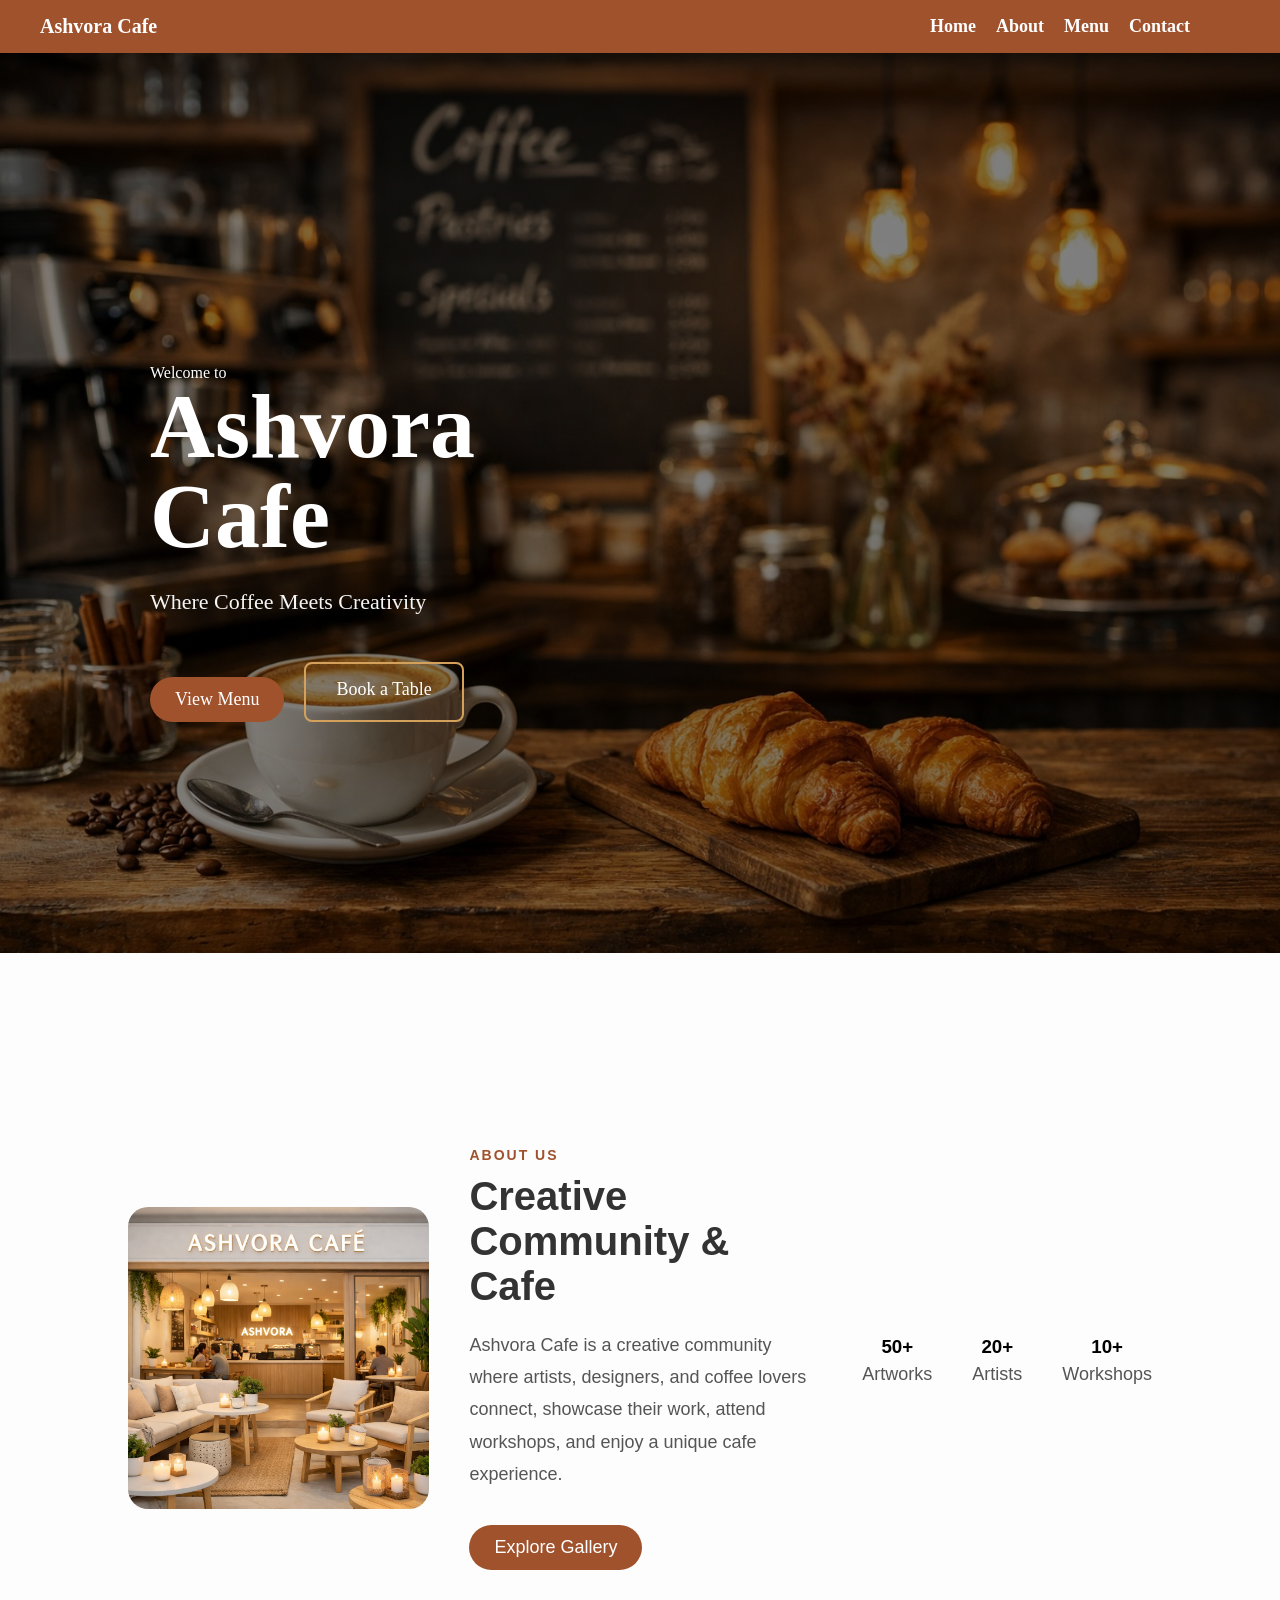
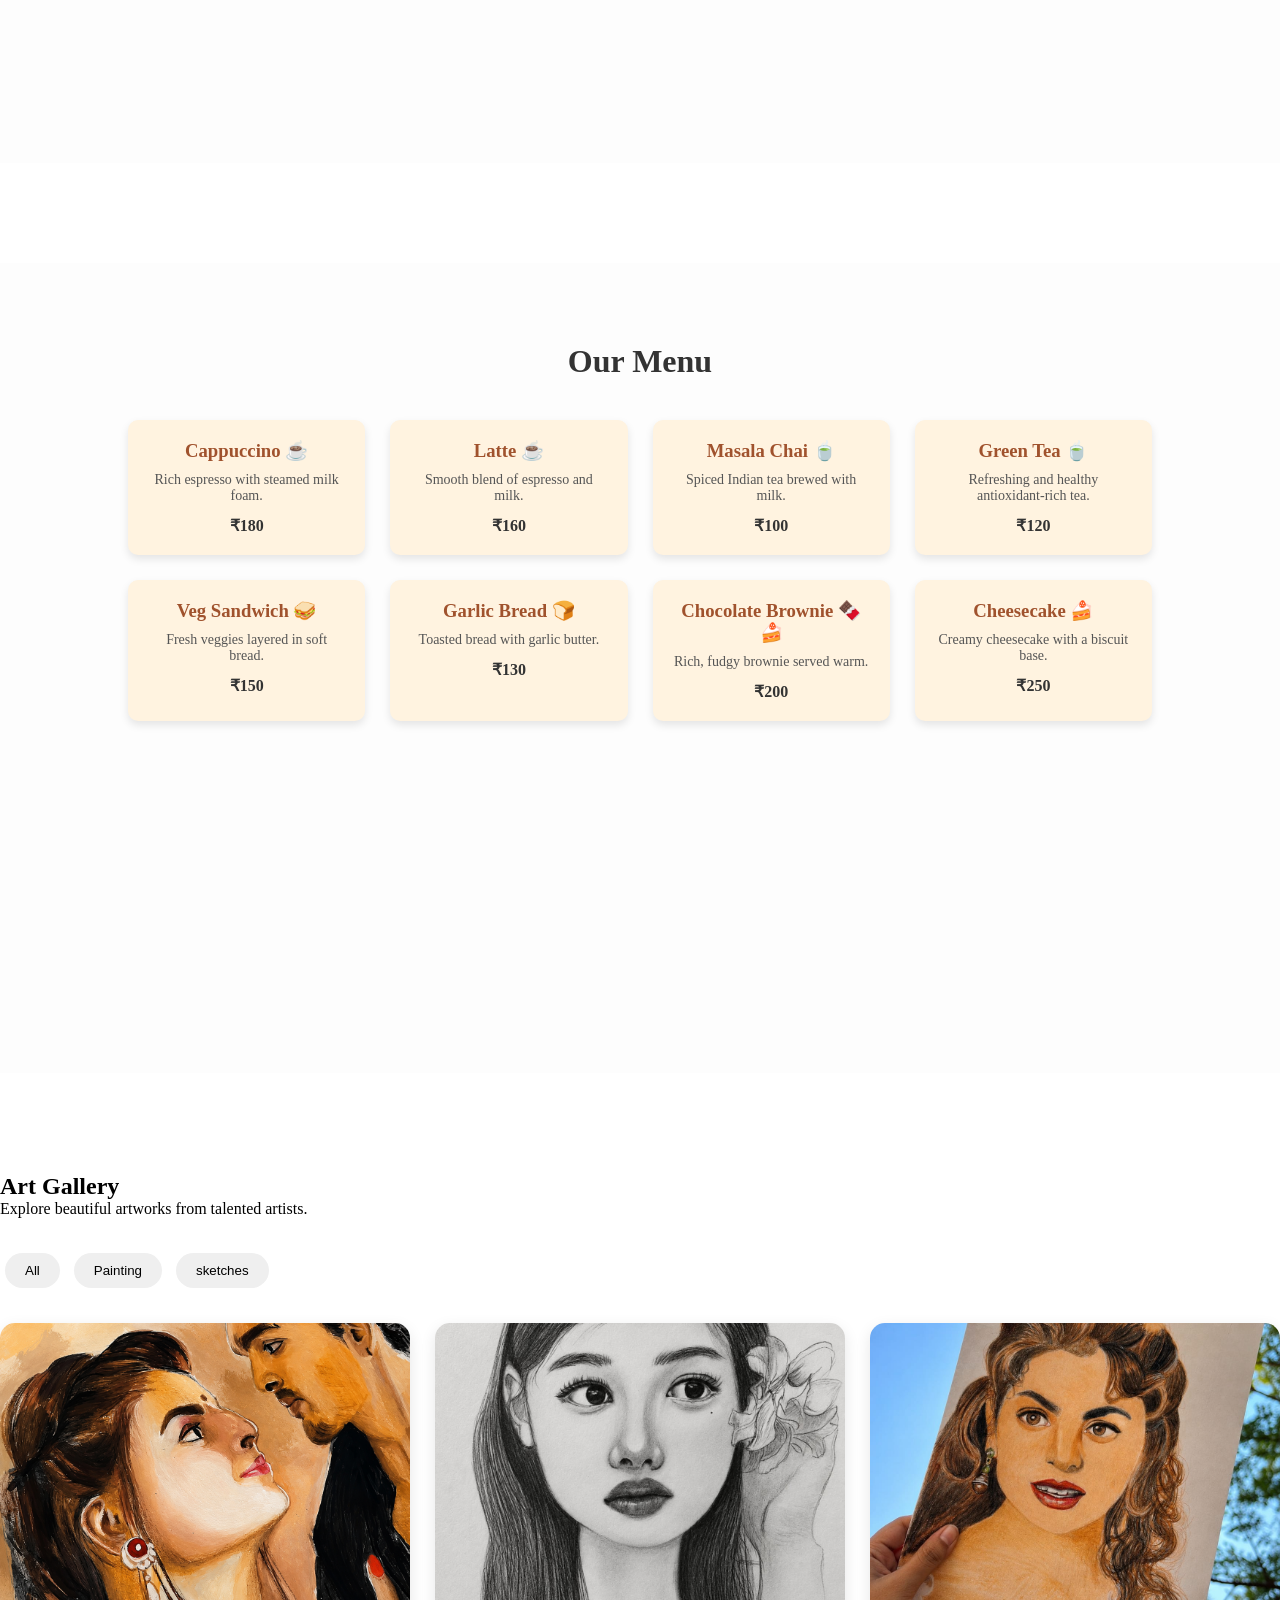
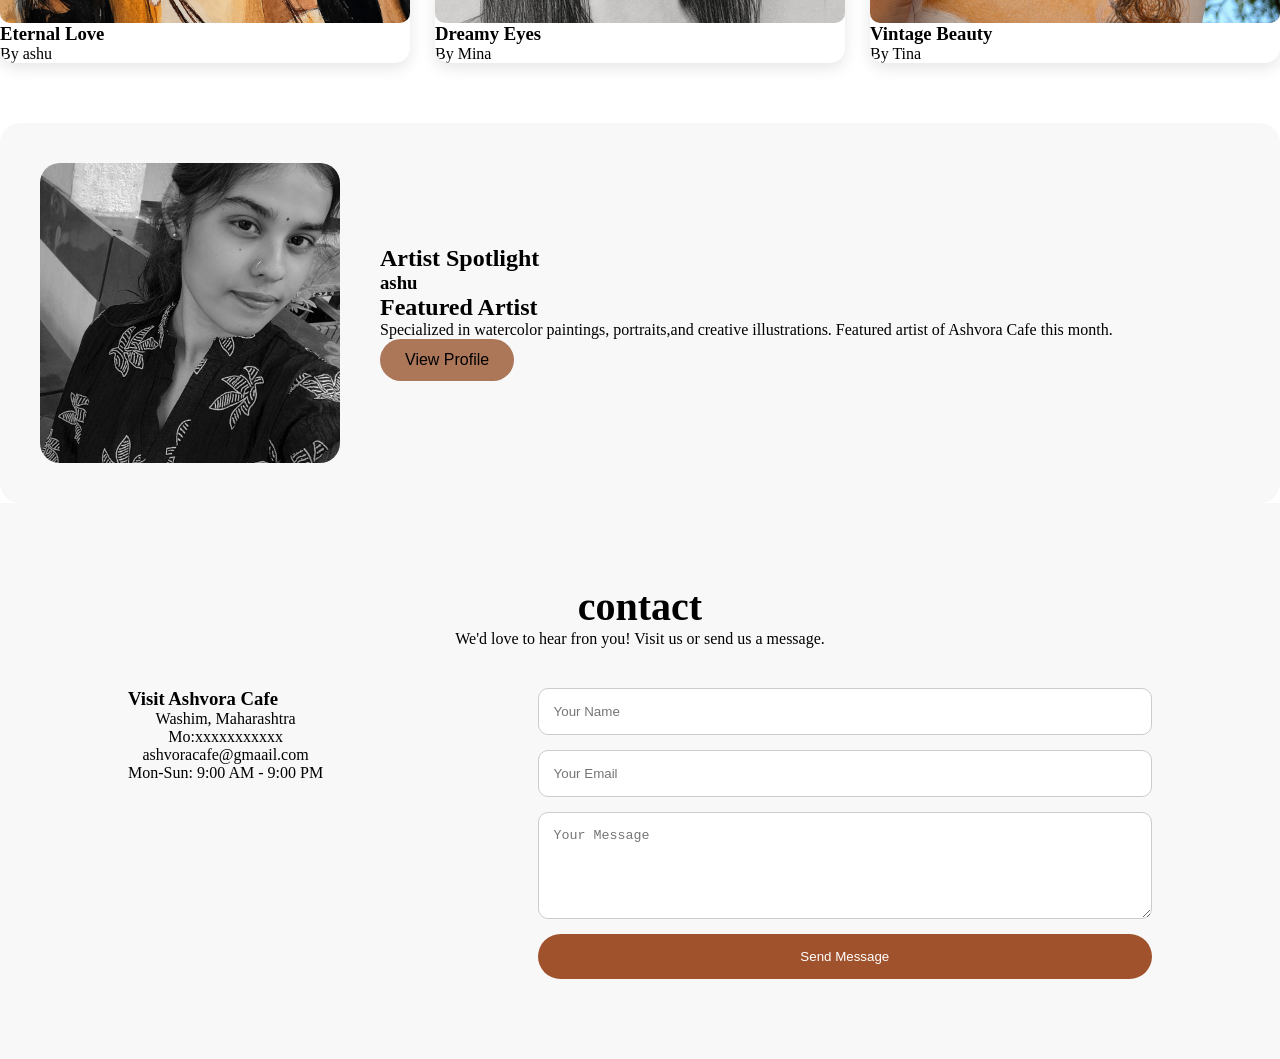
<file: index.html>
<!DOCTYPE html>
 <html lang="en">
 <head>
    <meta charset="UTF-8">
    <meta name="viewport" content="width=device-width, initial-scale=1.0">
    <title>Ashvora Cafe and Artist Platform</title>
    <link rel="stylesheet" href="style.css">

 </head>
 <body>
    <nav class="navbar">
        <div class="logo">Ashvora Cafe</div>
        <ul class="nav-links">
            <li><a href="index.html">Home</a></li>
            <li><a href="#about">About</a></li>
            <li><a href="#menu">Menu</a></li>
            <li><a href="#contact">Contact</a></li>
        </ul>
    </nav>
    <section class="hero">
        <div class="overlay"></div>

        <div class="hero-content">
            <p class="Welcome">Welcome to</p>

            <h1>
                Ashvora</br>
                Cafe
            </h1>

            <p class="hero-desc">
              Where Coffee Meets Creativity
    
            </p>
            <div class="hero-buttons">
            <a href="#menu" class="btn">View Menu</a>
            <a href="#contact" class="btn-outline">Book a Table</a> 
        </div>
        </div>
    </section>
 </body>
 </html>
 <section id="about" class="about-section">
    
  <div class="about-container">
    
    <div class="about-image">
      <img src="interior1.jpg" alt="Ashvora Cafe">
    </div>

    <div class="about-content">
      <small class="about-subheading">About Us</small>
      <h2 class="about-heading">Creative Community & Cafe </h2>
      <p class="about-description"> Ashvora Cafe is a creative community where artists, 
        designers, and coffee lovers connect, showcase their work, attend workshops, 
        and enjoy a unique cafe experience.
      </p>
      
        <a href="#gallery" class="btn">Explore Gallery</a>
        
      </div>
      <div class="about-stats">
        <div>
          <h3>50+</h3>
          <p>Artworks</p>
        </div>

        <div>
          <h3>20+</h3>
          <p>Artists</p>
        </div>

        <div>
          <h3>10+</h3>
          <p>Workshops</p>
        </div>
      </div>
    </section>

      
  </div>
</section>
</section>


<section id="menu" class="menu-section">
  <h2 class="menu-heading">Our Menu</h2>
  <div class="menu-grid">
    
    <div class="menu-card">
      <h3>Cappuccino ☕ </h3>
      <p>Rich espresso with steamed milk foam.</p>
      <span class="price">₹180</span>
    </div>
    <div class="menu-card">
      <h3>Latte ☕ </h3>
      <p>Smooth blend of espresso and milk.</p>
      <span class="price">₹160</span>
    </div>

    
    <div class="menu-card">
      <h3>Masala Chai 🍵

</h3>
      <p>Spiced Indian tea brewed with milk.</p>
      <span class="price">₹100</span>
    </div>
    <div class="menu-card">
      <h3>Green Tea 🍵</h3>
      <p>Refreshing and healthy antioxidant-rich tea.</p>
      <span class="price">₹120</span>
    </div>

    
    <div class="menu-card">
      <h3>Veg Sandwich 🥪 </h3>
      <p>Fresh veggies layered in soft bread.</p>
      <span class="price">₹150</span>
    </div>
    <div class="menu-card">
      <h3>Garlic Bread 🍞 </h3>
      <p>Toasted bread with garlic butter.</p>
      <span class="price">₹130</span>
    </div>

    
    <div class="menu-card">
      <h3>Chocolate Brownie 🍫🍰 </h3>
      <p>Rich, fudgy brownie served warm.</p>
      <span class="price">₹200</span>
    </div>
    <div class="menu-card">
      <h3>Cheesecake 🍰 </h3>
      <p>Creamy cheesecake with a biscuit base.</p>
      <span class="price">₹250</span>
    </div>
  </div>
</section>

<section id="gallery">
  <div class="container">

    <h2>Art Gallery</h2>
    <p>Explore beautiful artworks from 
    talented artists.</p>
    <div class="filter-buttons">
      <button>All</button>
      <button>Painting</button>
      <button>sketches</button>

    </div>
    <div class="gallery-grid">

      <div class="gallery-card">
        <img src="Art1.jpg.png" alt="Artwork">

        <h3>Eternal Love</h3>
        <p>By ashu</p>
       </div>
       
       
       <div class="gallery-card">
        <img src="Art2.jpg" alt="Artwork">

        <h3>Dreamy Eyes</h3>
        <p>By Mina</p>
       </div>

       <div class="gallery-card">
        <img src="Art3.jpeg" alt="Artwork">

         <h3>Vintage Beauty</h3>
         <p>By Tina</p>
      </div>
    </section>

      <section class="artist-spotlight">
        <img src="artist1.jpg" alt="Artist">

        <div>
    
          <h2>Artist Spotlight</h2>
          <h3>ashu</h3>

          <h2 class="spotlight-title">Featured Artist</h2>

          <p>Specialized in watercolor paintings,
            portraits,and creative illustrations.
            Featured artist of Ashvora Cafe this month.
          </p>
          <button class="artist-btn">View Profile</button>
        </div>
      </section>
       </div>
    </div>
  </div>
</section>
</div>

</section>
<section id="contact" class="contact">
  <h2>contact</h2>
  <p>We'd love to hear fron you! Visit us or send us a message. </p>

  <div class="contact-container">
    <div claa="contact-info">
      <h3>Visit Ashvora Cafe</h3>

      <p> Washim, Maharashtra</p>
      <p>Mo:xxxxxxxxxxx</p>
      <p>ashvoracafe@gmaail.com</p>
      <p>Mon-Sun: 9:00 AM - 9:00 PM</p>
    </div>

    <form class="contact-form">
      <input type="text" placeholder="Your Name" required>
      <input type="email" placeholder="Your Email" required>
      <textarea rows="5" placeholder="Your Message"></textarea>
      <button type="sumbit">Send Message</button>
    </form>
  </div>
</section>
</file>
<file: style.css>
* {
    margin: 0;
    padding: 0;
    box-sizing: border-box;
}

.hero {
    position: relative;
    height: 100vh;
    background: linear-gradient(rgba(0, 0, 0, 0.5), rgba(0, 0, 0, 0.5)), url('caffee1.jpg');
    background-size: cover;
    background-position: center;
    background-repeat: no-repeat;

    display: flex;
    align-items: center;
    justify-content: flex-start;
}

.hero-content {
    padding-top: 80px;
    max-width: 600px;
    margin-left: 150px;
    color: #fff;
}

.welcome {
    color: #d4a15d;
    font-size: 28px;
    font-style: italic;
    letter-spacing: 2px;
    margin-bottom: 10px;
}


@media (max-width: 768px) {
    .hero {
        min-height: 100vh;
    }
    .hero-content {
        width: 90%;
    }
    .hero-content h1 {
        font-size: 3.5rem;
        line-height: 1.1;
    }
    .hero-content p {
        font-size: 1rem;
        line-height: 1.8;
    }
    .hero-buttons {
        flex-direction: column;
        gap: 10px;
    }
}

.hero-content h1 {
    font-size: 90px; 
    line-height: 1;
    margin-bottom: 20px;
    font-weight: 700;
}

.hero-desc {
    font-size: 22px;
    color: #f5f5f5;
    margin-bottom: 40px;
    line-height: 1.8;
}

.hero-buttons {
    display: flex;
    gap: 20px;
}

.btn {
    background-color: #d4a15d;
    color: #fff;
    padding: 15px 30px;
    text-decoration: none;
    font-size: 18px;
    border-radius: 8px;
    transition: background-color 0.3s ease, transform 0.3s ease;
}

.btn:hover {
    transform: translateY(-3px);
}

.btn-outline {
    border: 2px solid #d4a15d;   
    color: #fff;
    text-decoration: none;
    padding: 15px 30px;
    border-radius: 8px;       
    font-size: 18px;
    transition: border-color 0.3s ease;
}

.btn-outline:hover {
    border-color: #fff;          
}


.navbar {
    position: absolute;
    top: 0;
    left: 0;
    width: 100%;

    display: flex;
    justify-content: space-between; 
    align-items: center;
    z-index: 100;
    padding: 10px 20px;
    box-sizing: border-box;
}

.logo {
    color: #fff;
    font-size: 20px;
    font-weight: bold;
}

.nav-links {
    margin-right: 50px;
    display: flex;
    gap: 20px;
    list-style: none;
}

.nav-links a {
    text-decoration: none;
    color: #fff;
    font-size: 18px;
    font-weight: 500;
    transition: color 0.3s ease;
}

.nav-links a:hover {
    color: #d4a15d;
}

.about-section {
  display: flex;
  align-items: center;
  justify-content: center;
  gap:70px;
  min-height: 90vh;
  padding: 80px 10px;
  background: #fdfdfd;
  font-family: Arial, sans-serif;
  margin-bottom: 100px;

}

.about-container {
  display: flex;
  align-items: center;
  max-width: 1200px;
  margin: 0 auto;
  gap: 40px;
}

.about-image img {
  width: 450px;
  border-radius: 20px;
}

.about-content {
  max-width: 600px;
}

.about-container h2{
  font-size: 40px;
  margin-bottom: 20px;

}

.about-container p{
  max-width: 500px;
  font-size:18px;
  margin-bottom: 20px;
  line-height:1.8;
  color:#555;
}

.btn{
  display: inline-block;
  padding:12px 25px;
  background:#a0522d;
  color:white;
  text-decoration:none;
  border-radius:30px;
  margin-top:15px;
}

.about-subheading {
  font-size: 14px;
  text-transform: uppercase;
  color: #a0522d;
  font-weight: bold;
  letter-spacing: 2px;
}

.about-heading {
  font-size: 32px;
  margin: 10px 0;
  color: #333;
}

.about-description {
  font-size: 16px;
  line-height: 1.6;
  margin-bottom: 20px;
  color: #555;
}

.features {
  display: flex;
  gap: 15px;
  margin-bottom: 25px;
  flex-wrap: wrap;
}

.feature-card {
  background: #fff3e0;
  padding: 12px 18px;
  border-radius: 8px;
  font-size: 15px;
  color: #333;
  box-shadow: 0 2px 6px rgba(0,0,0,0.1);
}

.learn-btn {
  display: inline-block;
  padding: 12px 24px;
  background: #a0522d;
  color: #fff;
  text-decoration: none;
  border-radius: 6px;
  font-weight: bold;
  transition: background 0.3s ease;
}

.learn-btn:hover {
  transform: translateY(-2px);
  transition: 0.3s;
  background: #7a3e1d;
}


html {
  scroll-behavior: smooth;
}


.navbar {
  display: flex;
  justify-content: space-between;
  align-items: center;
  padding: 15px 40px;
  background: #a0522d;
  color: #fff;
  position: sticky;
  top: 0;
  z-index: 1000;
}

.nav-links {
  list-style: none;
  display: flex;
  gap: 20px;
}

.nav-links a {
  color: #fff;
  text-decoration: none;
  font-weight: bold;
  transition: color 0.3s ease;
}

.nav-links a:hover {
  color: #ffd700;
}

.menu{
  margin-top:100px;
}

.menu-section {
  min-height: 90vh;
  padding: 80px 10px;
  background: #fdfdfd;
  text-align: center;
  margin-bottom: 100px;
  margin-top: 100px;
}

.menu-heading {
  font-size: 32px;
  margin-bottom: 40px;
  color: #333;
}

.menu-grid {
  display: grid;
  grid-template-columns: repeat(auto-fit, minmax(220px, 1fr));
  gap: 25px;
  max-width: 1100px;
  margin: 0 auto;
}

.menu-card {
  background: #fff3e0;
  padding: 20px;
  border-radius: 10px;
  box-shadow: 0 4px 8px rgba(0,0,0,0.1);
  transition: transform 0.3s ease, box-shadow 0.3s ease;
}

.menu-card:hover {
  transform: translateY(-8px);
  box-shadow: 0 8px 16px rgba(0,0,0,0.2);
}

.menu-card h3 {
  margin-bottom: 10px;
  color: #a0522d;
}

.menu-card p {
  font-size: 14px;
  color: #555;
  margin-bottom: 12px;
}

.price {
  font-weight: bold;
  color: #333;
}

.about-section,
.menu-section{
    padding:80px 10%;
}

img{
  max-width: 100%;
  height: auto;
  display: block;
  border-radius: 8px;
}

.gallery{
  padding: 80px 10%;
  text-align: center;
  border-bottom: 1px solid #ddd;
  padding-bottom: 50px;
}

.gallery h2{
  font-size: 40px;
  margin-bottom: 10px;
}

.gallery p{
  margin-bottom: 30px;
}

.gallery-grid{
  display: grid;
  grid-template-columns: repeat(3,1fr);
  gap: 25px;
}

.gallery-card{
  background: #f5f5f5;
  border-radius: 15px;
  overflow: hidden;
  box-shadow: 0 5px 15px rgba(0,0,0,0.1);
}

.gallery-card img{
  width:100%;
  height: 300px;
  object-fit: cover;
  border-radius: 10px;
}

.gallery-card{
  background: white;
  border-radius: 15px;
  overflow: hidden;
  box-shadow: 0 5px 15px rgba(0,0,0,0.1);
  transition: 0.3s;
}
.gallery-card:hover{
  transform:translateY(-10px);
}

.gallery-card img{
  transition: 0.5s;
  width: 100%;
  height: 300px;
  object-fit: cover;
}

.gallery-card:hover img{
  transform:scale(1.1);
}

.filter-buttons{
  margin:30px 0;
}

.filter-buttons button{
  padding: 10px 20px;
  margin:5px;
  border:none;
  border-radius:25px;
  cursor:pointer;
}

.artist-spotlight{
  display: flex;
  align-items: center;
  gap:40px;
  margin-top:60px;
  padding: 40px;
  background: #f8f8f8;
  border-radius: 20px;
}

.artist-spotlight img{
  width:300px;
  height: 300px;
  object-fit:cover;
  border-radius:20px;
}

.spotlight-content{
  max-width: 500px;
}

.spotlight-content h2{
  font-size:36px;
  margin-bottom:10px;
}

.spotlight-content h3{
  font-size:24px;
  margin-bottom:15px;
}

.spotlight-content p{
  font-size:1.8;
  margin-bottom: 20px;
}

.artist-btn{
  padding: 12px 25px;
  border:none;
  border-radius: 30px;
  cursor:pointer;
  font-size:16px;
  background-color: #ac7659;
}

.about-stats{
  display:flex;
  gap:40px;
  margin-top:30px;
}

.about-stats div{
  text-align:center;
}

.contact{
  padding: 80px 10%;
  background: #f8f8f8;
}

.contact h2{
  text-align: center;
  font-size: 40px;
}

.contact p{
  text-align: center;
}

.contact-container{
  display: flex;
  justify-content: space-between;
  gap:50px;
  margin-top: 40px;
}

.contact-info{
  width: 40%;
}

.contact-info p{
  text-align: left;
  margin: 15px 0;
}

.contact-form{
  width: 60%;
  display: flex;
  flex-direction: column;
  gap: 15px;
}

.contact-form input,.contact-form textarea{
  padding: 15px;
  border:1px solid #ccc;
  border-radius: 10px;
}

.contact-form button{
  padding: 15px;
  background: #a0522d;
  color:white;
  border:none;
  border-radius: 30px;
  cursor:pointer
}
</file>
